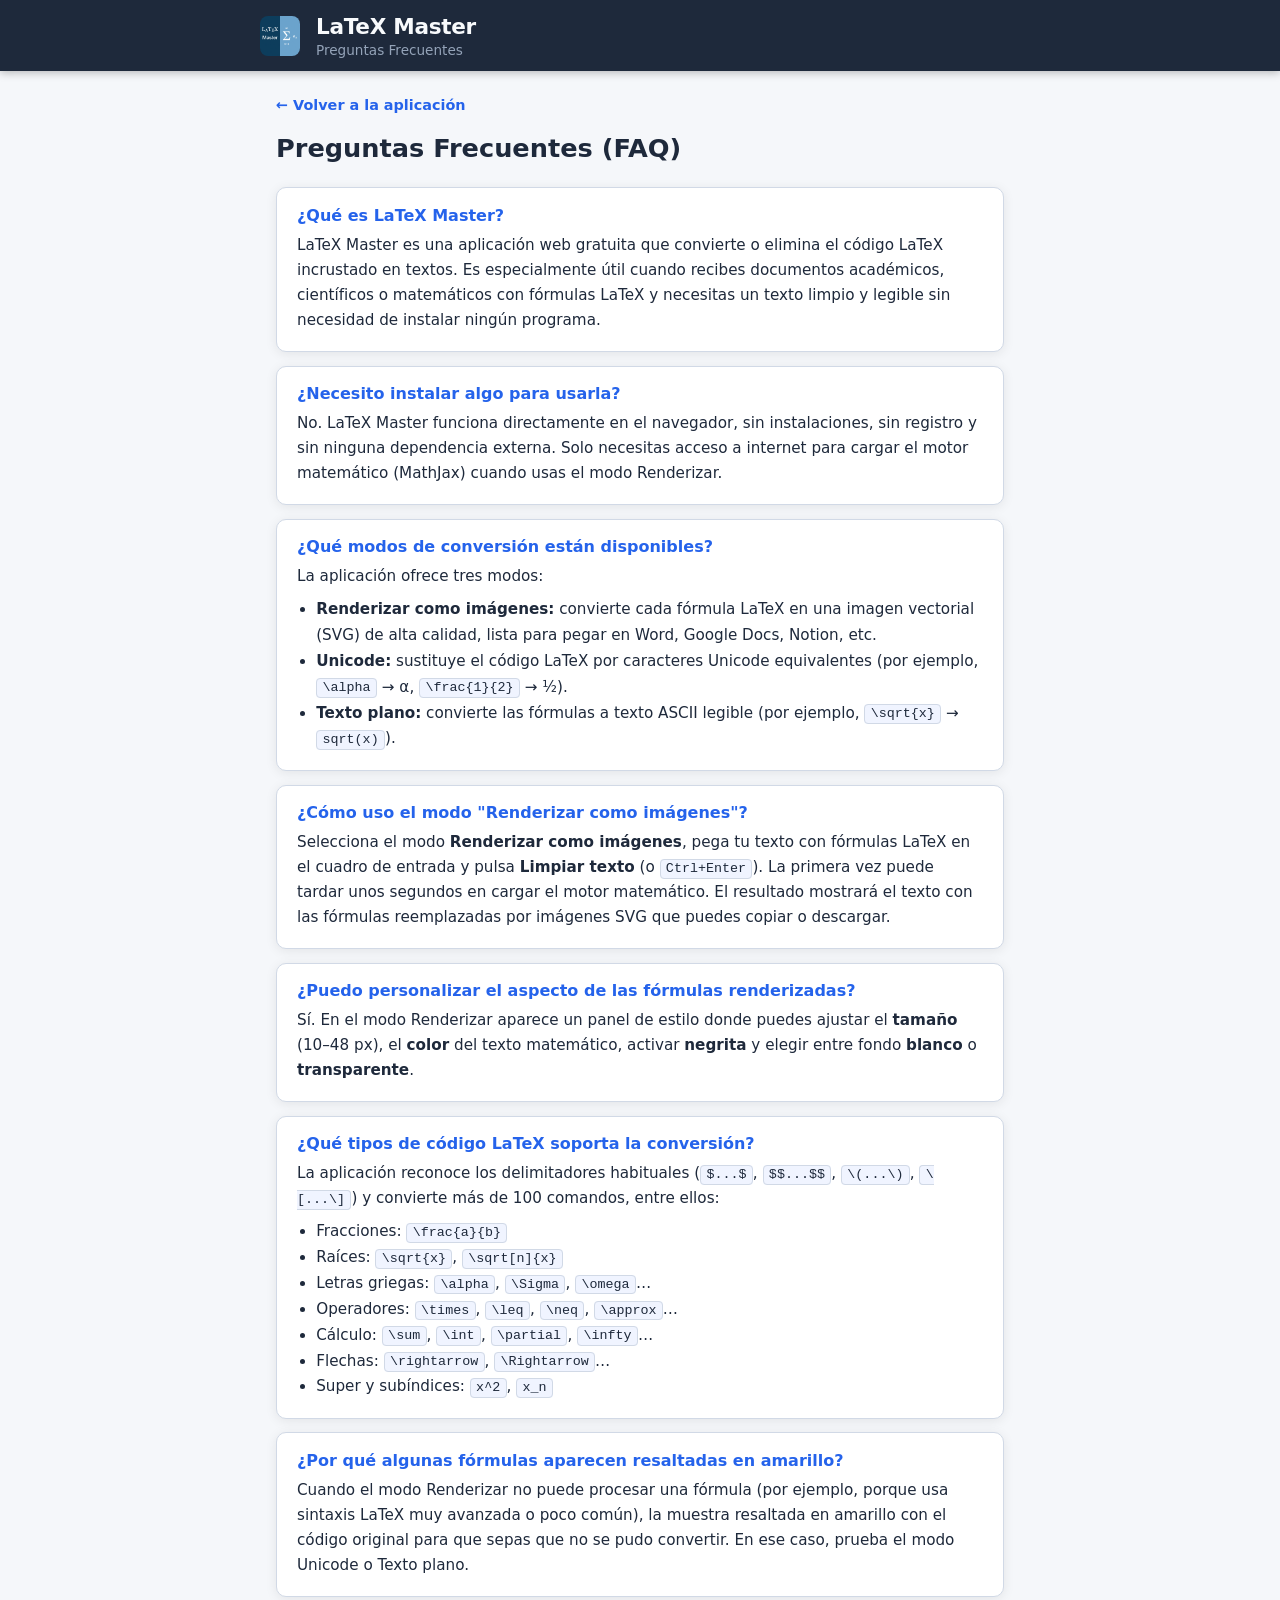
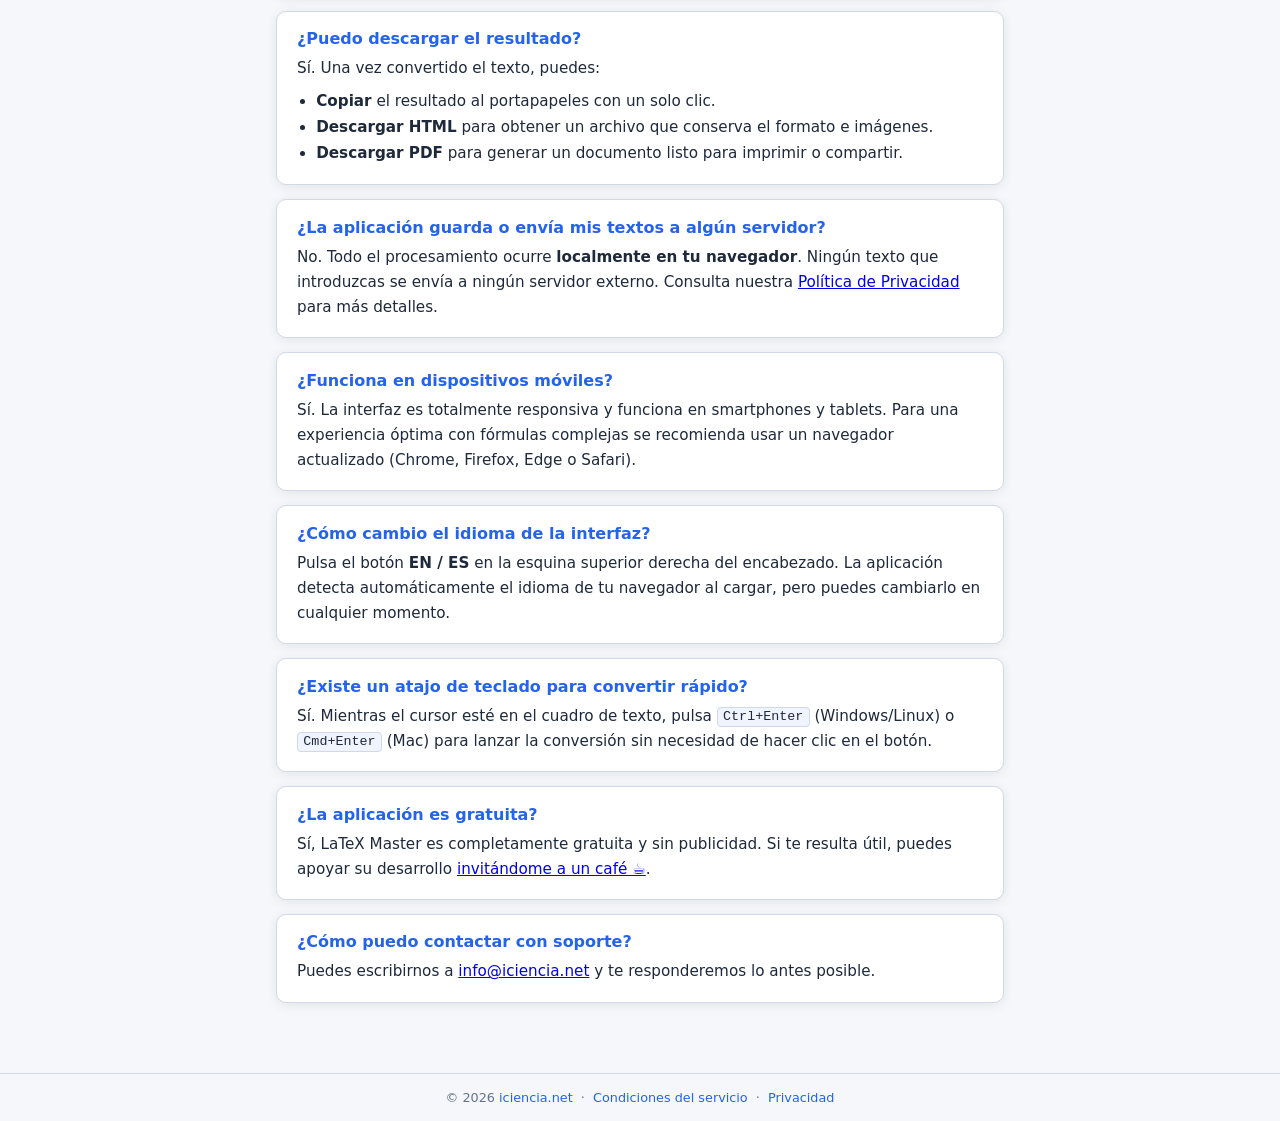
<file: faq.html>
<!DOCTYPE html>
<html lang="es">
<head>
  <meta charset="UTF-8" />
  <meta name="viewport" content="width=device-width, initial-scale=1.0" />
  <title>FAQ – LaTeX Master</title>
  <meta name="description" content="Preguntas frecuentes sobre LaTeX Master: cómo funciona, modos de conversión, privacidad y más." />
  <link rel="icon" type="image/png" sizes="32x32"  href="favicon-32.png" />
  <link rel="icon" type="image/png" sizes="128x128" href="favicon-128.png" />
  <link rel="icon" type="image/png" sizes="512x512" href="favicon.png" />
  <link rel="stylesheet" href="style.css" />
  <style>
    .page-content {
      max-width: 760px;
      margin: 1.5rem auto;
      padding: 0 1rem 2rem;
    }
    .page-content h1 {
      font-size: 1.6rem;
      font-weight: 700;
      margin-bottom: 1.5rem;
      color: var(--color-text);
    }
    .faq-item {
      background: var(--color-surface);
      border: 1px solid var(--color-border);
      border-radius: var(--radius);
      padding: 1.1rem 1.25rem;
      box-shadow: var(--shadow);
      margin-bottom: .85rem;
    }
    .faq-item h2 {
      font-size: 1rem;
      font-weight: 700;
      color: var(--color-primary);
      margin-bottom: .5rem;
    }
    .faq-item p {
      font-size: .95rem;
      line-height: 1.65;
      color: var(--color-text);
    }
    .faq-item code {
      font-family: var(--font-mono);
      background: #f0f4ff;
      border: 1px solid #d1d9e6;
      border-radius: 4px;
      padding: .1em .4em;
      font-size: .88em;
    }
    .faq-item ul {
      margin: .5rem 0 0 1.2rem;
      font-size: .95rem;
      line-height: 1.7;
    }
    .back-link {
      display: inline-block;
      margin-bottom: 1.25rem;
      color: var(--color-primary);
      font-size: .9rem;
      text-decoration: none;
      font-weight: 600;
    }
    .back-link:hover { text-decoration: underline; }
  </style>
</head>
<body>

  <header class="app-header" role="banner">
    <div class="header-inner">
      <img src="favicon.png" alt="LaTeX Master logo" class="logo" width="40" height="40" />
      <div class="header-text">
        <h1 class="app-title">LaTeX Master</h1>
        <p class="app-subtitle">Preguntas Frecuentes</p>
      </div>
    </div>
  </header>

  <main class="page-content" role="main">
    <a href="index.html" class="back-link">← Volver a la aplicación</a>
    <h1>Preguntas Frecuentes (FAQ)</h1>

    <div class="faq-item">
      <h2>¿Qué es LaTeX Master?</h2>
      <p>LaTeX Master es una aplicación web gratuita que convierte o elimina el código LaTeX incrustado en textos. Es especialmente útil cuando recibes documentos académicos, científicos o matemáticos con fórmulas LaTeX y necesitas un texto limpio y legible sin necesidad de instalar ningún programa.</p>
    </div>

    <div class="faq-item">
      <h2>¿Necesito instalar algo para usarla?</h2>
      <p>No. LaTeX Master funciona directamente en el navegador, sin instalaciones, sin registro y sin ninguna dependencia externa. Solo necesitas acceso a internet para cargar el motor matemático (MathJax) cuando usas el modo Renderizar.</p>
    </div>

    <div class="faq-item">
      <h2>¿Qué modos de conversión están disponibles?</h2>
      <p>La aplicación ofrece tres modos:</p>
      <ul>
        <li><strong>Renderizar como imágenes:</strong> convierte cada fórmula LaTeX en una imagen vectorial (SVG) de alta calidad, lista para pegar en Word, Google Docs, Notion, etc.</li>
        <li><strong>Unicode:</strong> sustituye el código LaTeX por caracteres Unicode equivalentes (por ejemplo, <code>\alpha</code> → α, <code>\frac{1}{2}</code> → ½).</li>
        <li><strong>Texto plano:</strong> convierte las fórmulas a texto ASCII legible (por ejemplo, <code>\sqrt{x}</code> → <code>sqrt(x)</code>).</li>
      </ul>
    </div>

    <div class="faq-item">
      <h2>¿Cómo uso el modo "Renderizar como imágenes"?</h2>
      <p>Selecciona el modo <strong>Renderizar como imágenes</strong>, pega tu texto con fórmulas LaTeX en el cuadro de entrada y pulsa <strong>Limpiar texto</strong> (o <code>Ctrl+Enter</code>). La primera vez puede tardar unos segundos en cargar el motor matemático. El resultado mostrará el texto con las fórmulas reemplazadas por imágenes SVG que puedes copiar o descargar.</p>
    </div>

    <div class="faq-item">
      <h2>¿Puedo personalizar el aspecto de las fórmulas renderizadas?</h2>
      <p>Sí. En el modo Renderizar aparece un panel de estilo donde puedes ajustar el <strong>tamaño</strong> (10–48 px), el <strong>color</strong> del texto matemático, activar <strong>negrita</strong> y elegir entre fondo <strong>blanco</strong> o <strong>transparente</strong>.</p>
    </div>

    <div class="faq-item">
      <h2>¿Qué tipos de código LaTeX soporta la conversión?</h2>
      <p>La aplicación reconoce los delimitadores habituales (<code>$...$</code>, <code>$$...$$</code>, <code>\(...\)</code>, <code>\[...\]</code>) y convierte más de 100 comandos, entre ellos:</p>
      <ul>
        <li>Fracciones: <code>\frac{a}{b}</code></li>
        <li>Raíces: <code>\sqrt{x}</code>, <code>\sqrt[n]{x}</code></li>
        <li>Letras griegas: <code>\alpha</code>, <code>\Sigma</code>, <code>\omega</code>…</li>
        <li>Operadores: <code>\times</code>, <code>\leq</code>, <code>\neq</code>, <code>\approx</code>…</li>
        <li>Cálculo: <code>\sum</code>, <code>\int</code>, <code>\partial</code>, <code>\infty</code>…</li>
        <li>Flechas: <code>\rightarrow</code>, <code>\Rightarrow</code>…</li>
        <li>Super y subíndices: <code>x^2</code>, <code>x_n</code></li>
      </ul>
    </div>

    <div class="faq-item">
      <h2>¿Por qué algunas fórmulas aparecen resaltadas en amarillo?</h2>
      <p>Cuando el modo Renderizar no puede procesar una fórmula (por ejemplo, porque usa sintaxis LaTeX muy avanzada o poco común), la muestra resaltada en amarillo con el código original para que sepas que no se pudo convertir. En ese caso, prueba el modo Unicode o Texto plano.</p>
    </div>

    <div class="faq-item">
      <h2>¿Puedo descargar el resultado?</h2>
      <p>Sí. Una vez convertido el texto, puedes:</p>
      <ul>
        <li><strong>Copiar</strong> el resultado al portapapeles con un solo clic.</li>
        <li><strong>Descargar HTML</strong> para obtener un archivo que conserva el formato e imágenes.</li>
        <li><strong>Descargar PDF</strong> para generar un documento listo para imprimir o compartir.</li>
      </ul>
    </div>

    <div class="faq-item">
      <h2>¿La aplicación guarda o envía mis textos a algún servidor?</h2>
      <p>No. Todo el procesamiento ocurre <strong>localmente en tu navegador</strong>. Ningún texto que introduzcas se envía a ningún servidor externo. Consulta nuestra <a href="privacy.html">Política de Privacidad</a> para más detalles.</p>
    </div>

    <div class="faq-item">
      <h2>¿Funciona en dispositivos móviles?</h2>
      <p>Sí. La interfaz es totalmente responsiva y funciona en smartphones y tablets. Para una experiencia óptima con fórmulas complejas se recomienda usar un navegador actualizado (Chrome, Firefox, Edge o Safari).</p>
    </div>

    <div class="faq-item">
      <h2>¿Cómo cambio el idioma de la interfaz?</h2>
      <p>Pulsa el botón <strong>EN / ES</strong> en la esquina superior derecha del encabezado. La aplicación detecta automáticamente el idioma de tu navegador al cargar, pero puedes cambiarlo en cualquier momento.</p>
    </div>

    <div class="faq-item">
      <h2>¿Existe un atajo de teclado para convertir rápido?</h2>
      <p>Sí. Mientras el cursor esté en el cuadro de texto, pulsa <code>Ctrl+Enter</code> (Windows/Linux) o <code>Cmd+Enter</code> (Mac) para lanzar la conversión sin necesidad de hacer clic en el botón.</p>
    </div>

    <div class="faq-item">
      <h2>¿La aplicación es gratuita?</h2>
      <p>Sí, LaTeX Master es completamente gratuita y sin publicidad. Si te resulta útil, puedes apoyar su desarrollo <a href="https://buymeacoffee.com/iciencia" target="_blank" rel="noopener noreferrer">invitándome a un café ☕</a>.</p>
    </div>

    <div class="faq-item">
      <h2>¿Cómo puedo contactar con soporte?</h2>
      <p>Puedes escribirnos a <a href="mailto:info@iciencia.net">info@iciencia.net</a> y te responderemos lo antes posible.</p>
    </div>

  </main>

  <footer class="app-footer" role="contentinfo">
    <p>&copy; <script>document.write(new Date().getFullYear())</script> <a href="https://iciencia.net" target="_blank" rel="noopener noreferrer">iciencia.net</a>
    &nbsp;·&nbsp; <a href="terms.html">Condiciones del servicio</a>
    &nbsp;·&nbsp; <a href="privacy.html">Privacidad</a></p>
  </footer>

</body>
</html>
</file>
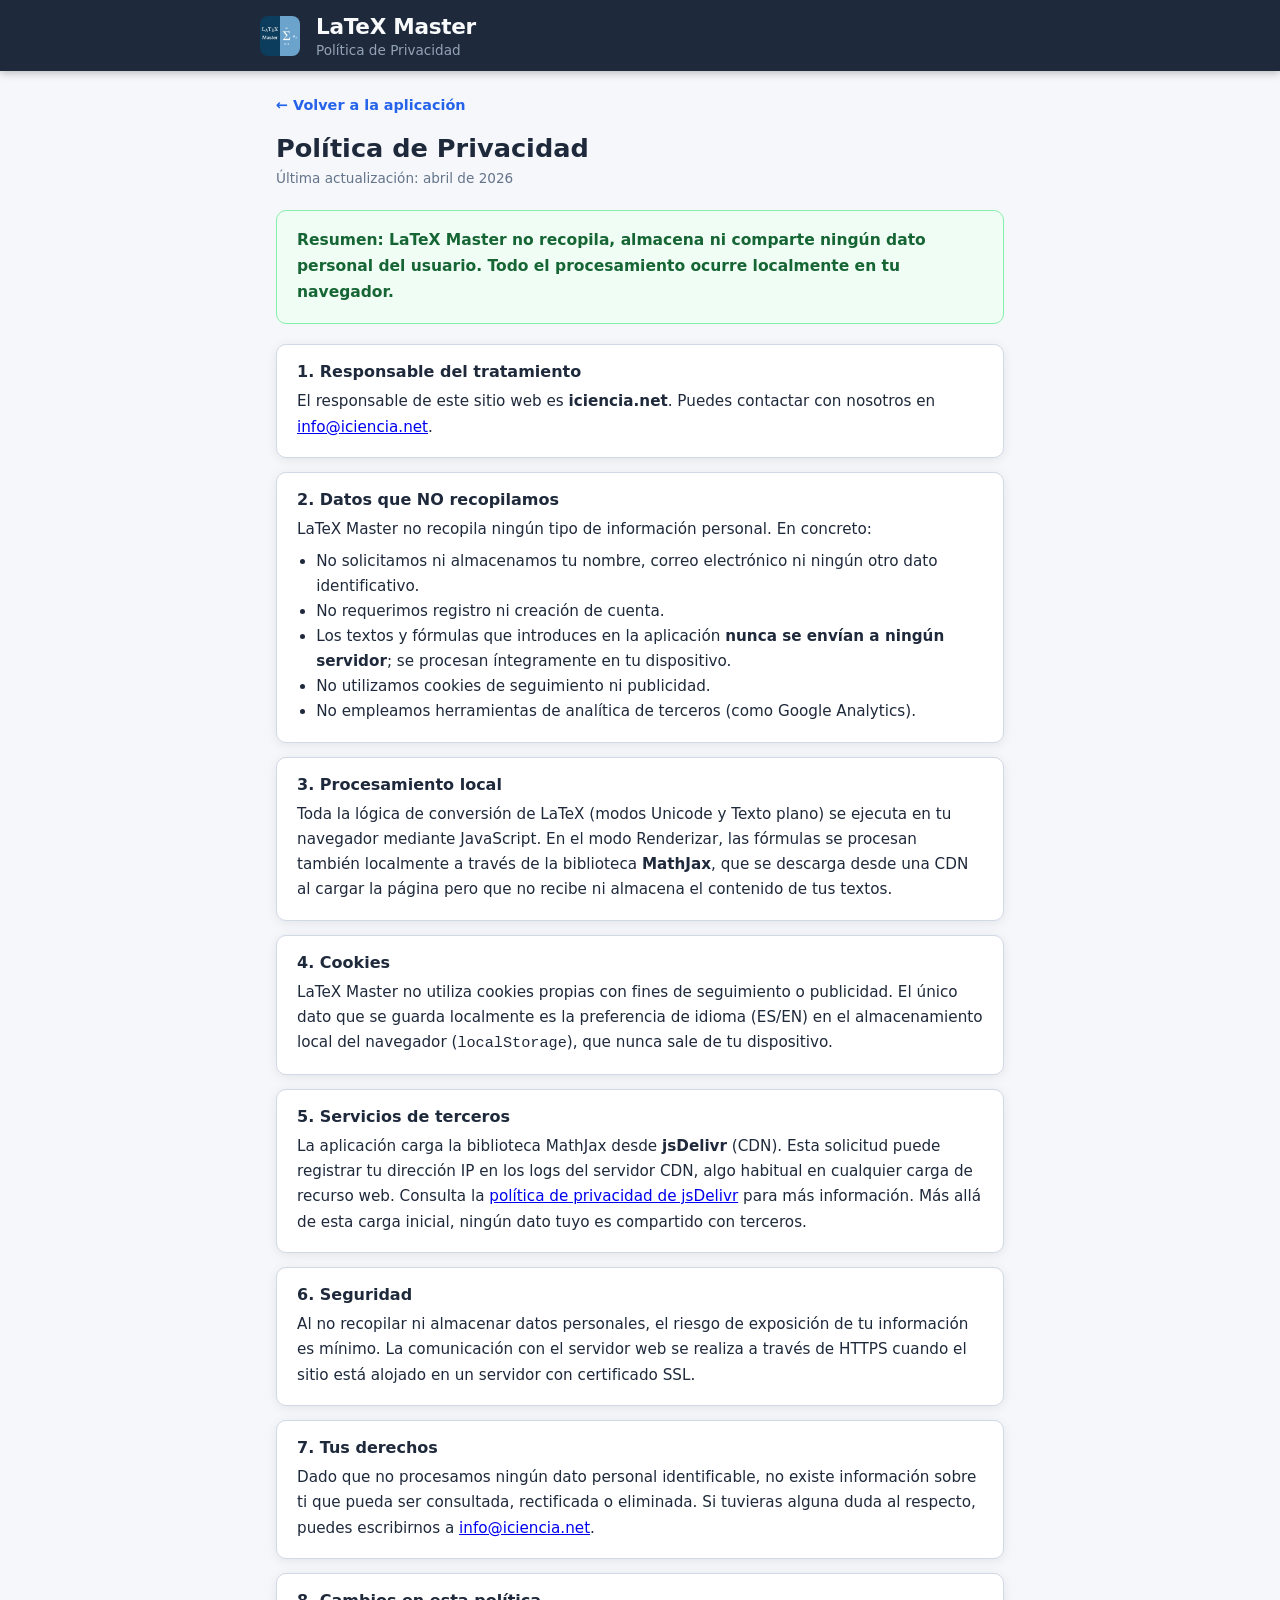
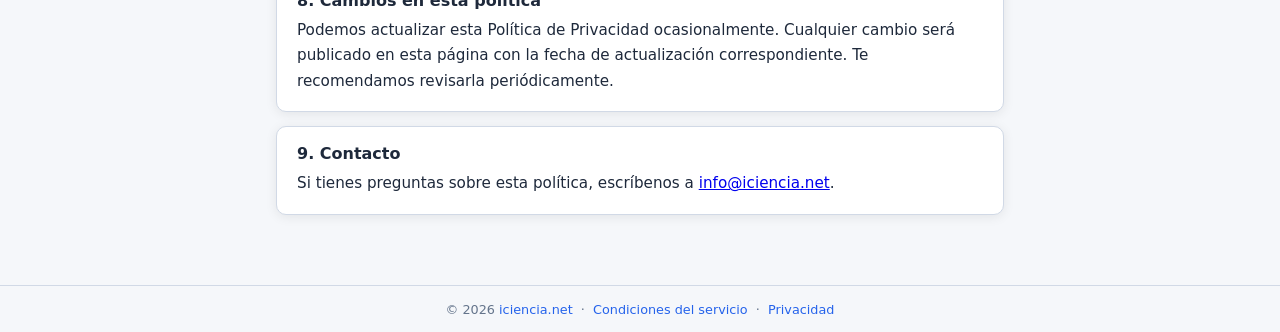
<file: privacy.html>
<!DOCTYPE html>
<html lang="es">
<head>
  <meta charset="UTF-8" />
  <meta name="viewport" content="width=device-width, initial-scale=1.0" />
  <title>Política de Privacidad – LaTeX Master</title>
  <meta name="description" content="Política de privacidad de LaTeX Master. No recopilamos ningún dato personal del usuario." />
  <link rel="icon" type="image/png" sizes="32x32"  href="favicon-32.png" />
  <link rel="icon" type="image/png" sizes="128x128" href="favicon-128.png" />
  <link rel="icon" type="image/png" sizes="512x512" href="favicon.png" />
  <link rel="stylesheet" href="style.css" />
  <style>
    .page-content {
      max-width: 760px;
      margin: 1.5rem auto;
      padding: 0 1rem 2rem;
    }
    .page-content h1 {
      font-size: 1.6rem;
      font-weight: 700;
      margin-bottom: .4rem;
      color: var(--color-text);
    }
    .page-content .updated {
      font-size: .85rem;
      color: var(--color-muted);
      margin-bottom: 1.5rem;
    }
    .highlight-card {
      background: #f0fdf4;
      border: 1.5px solid #86efac;
      border-radius: var(--radius);
      padding: 1.1rem 1.25rem;
      margin-bottom: 1.25rem;
      font-size: .97rem;
      line-height: 1.65;
      color: #166534;
      font-weight: 600;
    }
    .section-card {
      background: var(--color-surface);
      border: 1px solid var(--color-border);
      border-radius: var(--radius);
      padding: 1.1rem 1.25rem;
      box-shadow: var(--shadow);
      margin-bottom: .85rem;
    }
    .section-card h2 {
      font-size: 1rem;
      font-weight: 700;
      color: var(--color-text);
      margin-bottom: .5rem;
    }
    .section-card p, .section-card li {
      font-size: .95rem;
      line-height: 1.65;
      color: var(--color-text);
    }
    .section-card ul {
      margin: .4rem 0 0 1.2rem;
    }
    .back-link {
      display: inline-block;
      margin-bottom: 1.25rem;
      color: var(--color-primary);
      font-size: .9rem;
      text-decoration: none;
      font-weight: 600;
    }
    .back-link:hover { text-decoration: underline; }
  </style>
</head>
<body>

  <header class="app-header" role="banner">
    <div class="header-inner">
      <img src="favicon.png" alt="LaTeX Master logo" class="logo" width="40" height="40" />
      <div class="header-text">
        <h1 class="app-title">LaTeX Master</h1>
        <p class="app-subtitle">Política de Privacidad</p>
      </div>
    </div>
  </header>

  <main class="page-content" role="main">
    <a href="index.html" class="back-link">← Volver a la aplicación</a>
    <h1>Política de Privacidad</h1>
    <p class="updated">Última actualización: abril de 2026</p>

    <div class="highlight-card">
      Resumen: LaTeX Master no recopila, almacena ni comparte ningún dato personal del usuario. Todo el procesamiento ocurre localmente en tu navegador.
    </div>

    <div class="section-card">
      <h2>1. Responsable del tratamiento</h2>
      <p>El responsable de este sitio web es <strong>iciencia.net</strong>. Puedes contactar con nosotros en <a href="mailto:info@iciencia.net">info@iciencia.net</a>.</p>
    </div>

    <div class="section-card">
      <h2>2. Datos que NO recopilamos</h2>
      <p>LaTeX Master no recopila ningún tipo de información personal. En concreto:</p>
      <ul>
        <li>No solicitamos ni almacenamos tu nombre, correo electrónico ni ningún otro dato identificativo.</li>
        <li>No requerimos registro ni creación de cuenta.</li>
        <li>Los textos y fórmulas que introduces en la aplicación <strong>nunca se envían a ningún servidor</strong>; se procesan íntegramente en tu dispositivo.</li>
        <li>No utilizamos cookies de seguimiento ni publicidad.</li>
        <li>No empleamos herramientas de analítica de terceros (como Google Analytics).</li>
      </ul>
    </div>

    <div class="section-card">
      <h2>3. Procesamiento local</h2>
      <p>Toda la lógica de conversión de LaTeX (modos Unicode y Texto plano) se ejecuta en tu navegador mediante JavaScript. En el modo Renderizar, las fórmulas se procesan también localmente a través de la biblioteca <strong>MathJax</strong>, que se descarga desde una CDN al cargar la página pero que no recibe ni almacena el contenido de tus textos.</p>
    </div>

    <div class="section-card">
      <h2>4. Cookies</h2>
      <p>LaTeX Master no utiliza cookies propias con fines de seguimiento o publicidad. El único dato que se guarda localmente es la preferencia de idioma (ES/EN) en el almacenamiento local del navegador (<code>localStorage</code>), que nunca sale de tu dispositivo.</p>
    </div>

    <div class="section-card">
      <h2>5. Servicios de terceros</h2>
      <p>La aplicación carga la biblioteca MathJax desde <strong>jsDelivr</strong> (CDN). Esta solicitud puede registrar tu dirección IP en los logs del servidor CDN, algo habitual en cualquier carga de recurso web. Consulta la <a href="https://www.jsdelivr.com/terms/privacy-policy-jsdelivr-net" target="_blank" rel="noopener noreferrer">política de privacidad de jsDelivr</a> para más información. Más allá de esta carga inicial, ningún dato tuyo es compartido con terceros.</p>
    </div>

    <div class="section-card">
      <h2>6. Seguridad</h2>
      <p>Al no recopilar ni almacenar datos personales, el riesgo de exposición de tu información es mínimo. La comunicación con el servidor web se realiza a través de HTTPS cuando el sitio está alojado en un servidor con certificado SSL.</p>
    </div>

    <div class="section-card">
      <h2>7. Tus derechos</h2>
      <p>Dado que no procesamos ningún dato personal identificable, no existe información sobre ti que pueda ser consultada, rectificada o eliminada. Si tuvieras alguna duda al respecto, puedes escribirnos a <a href="mailto:info@iciencia.net">info@iciencia.net</a>.</p>
    </div>

    <div class="section-card">
      <h2>8. Cambios en esta política</h2>
      <p>Podemos actualizar esta Política de Privacidad ocasionalmente. Cualquier cambio será publicado en esta página con la fecha de actualización correspondiente. Te recomendamos revisarla periódicamente.</p>
    </div>

    <div class="section-card">
      <h2>9. Contacto</h2>
      <p>Si tienes preguntas sobre esta política, escríbenos a <a href="mailto:info@iciencia.net">info@iciencia.net</a>.</p>
    </div>

  </main>

  <footer class="app-footer" role="contentinfo">
    <p>&copy; <script>document.write(new Date().getFullYear())</script> <a href="https://iciencia.net" target="_blank" rel="noopener noreferrer">iciencia.net</a>
    &nbsp;·&nbsp; <a href="terms.html">Condiciones del servicio</a>
    &nbsp;·&nbsp; <a href="privacy.html">Privacidad</a></p>
  </footer>

</body>
</html>
</file>
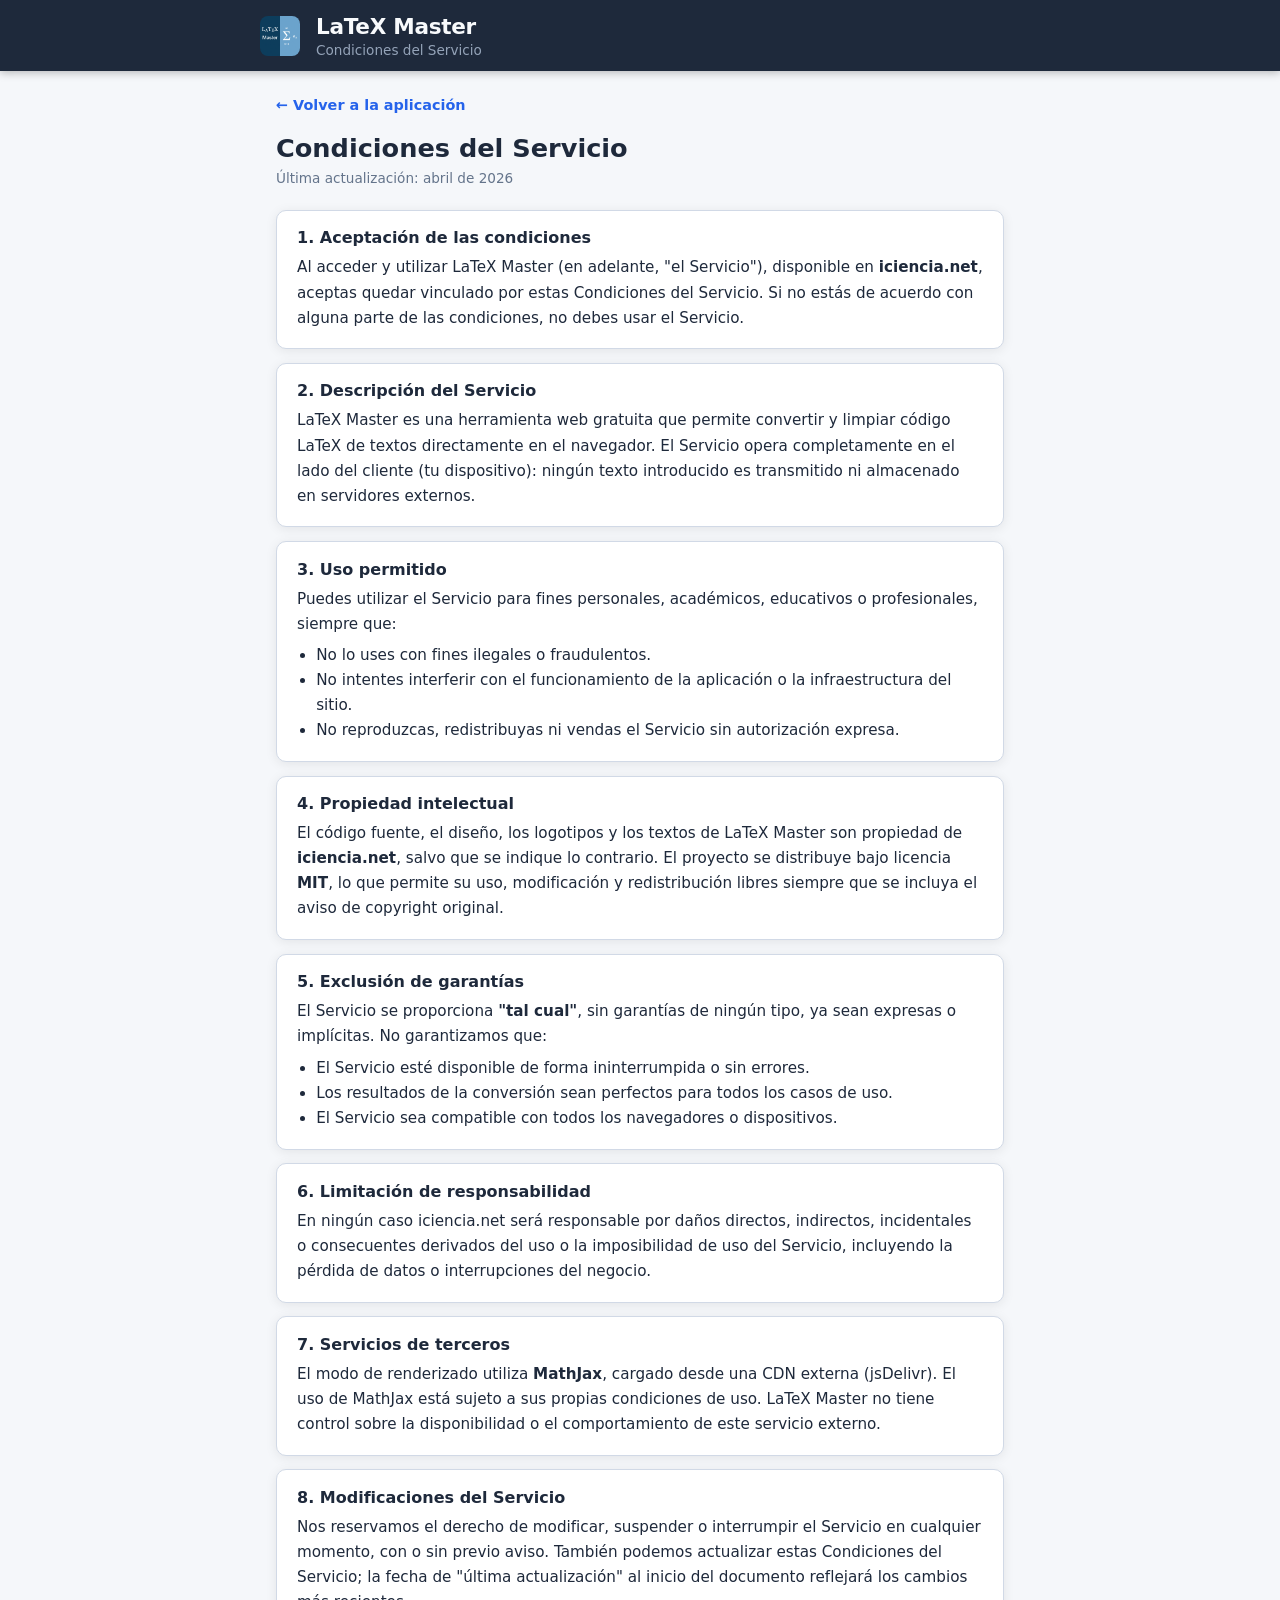
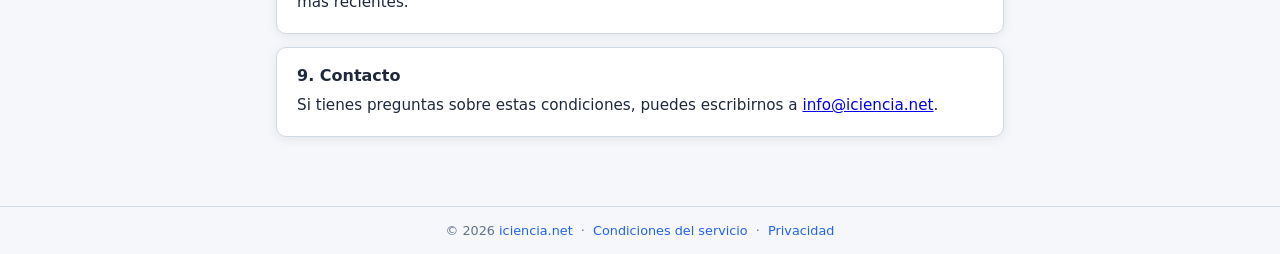
<file: terms.html>
<!DOCTYPE html>
<html lang="es">
<head>
  <meta charset="UTF-8" />
  <meta name="viewport" content="width=device-width, initial-scale=1.0" />
  <title>Condiciones del Servicio – LaTeX Master</title>
  <meta name="description" content="Condiciones del servicio de LaTeX Master. Uso permitido, limitaciones y responsabilidades." />
  <link rel="icon" type="image/png" sizes="32x32"  href="favicon-32.png" />
  <link rel="icon" type="image/png" sizes="128x128" href="favicon-128.png" />
  <link rel="icon" type="image/png" sizes="512x512" href="favicon.png" />
  <link rel="stylesheet" href="style.css" />
  <style>
    .page-content {
      max-width: 760px;
      margin: 1.5rem auto;
      padding: 0 1rem 2rem;
    }
    .page-content h1 {
      font-size: 1.6rem;
      font-weight: 700;
      margin-bottom: .4rem;
      color: var(--color-text);
    }
    .page-content .updated {
      font-size: .85rem;
      color: var(--color-muted);
      margin-bottom: 1.5rem;
    }
    .section-card {
      background: var(--color-surface);
      border: 1px solid var(--color-border);
      border-radius: var(--radius);
      padding: 1.1rem 1.25rem;
      box-shadow: var(--shadow);
      margin-bottom: .85rem;
    }
    .section-card h2 {
      font-size: 1rem;
      font-weight: 700;
      color: var(--color-text);
      margin-bottom: .5rem;
    }
    .section-card p, .section-card li {
      font-size: .95rem;
      line-height: 1.65;
      color: var(--color-text);
    }
    .section-card ul {
      margin: .4rem 0 0 1.2rem;
    }
    .back-link {
      display: inline-block;
      margin-bottom: 1.25rem;
      color: var(--color-primary);
      font-size: .9rem;
      text-decoration: none;
      font-weight: 600;
    }
    .back-link:hover { text-decoration: underline; }
  </style>
</head>
<body>

  <header class="app-header" role="banner">
    <div class="header-inner">
      <img src="favicon.png" alt="LaTeX Master logo" class="logo" width="40" height="40" />
      <div class="header-text">
        <h1 class="app-title">LaTeX Master</h1>
        <p class="app-subtitle">Condiciones del Servicio</p>
      </div>
    </div>
  </header>

  <main class="page-content" role="main">
    <a href="index.html" class="back-link">← Volver a la aplicación</a>
    <h1>Condiciones del Servicio</h1>
    <p class="updated">Última actualización: abril de 2026</p>

    <div class="section-card">
      <h2>1. Aceptación de las condiciones</h2>
      <p>Al acceder y utilizar LaTeX Master (en adelante, "el Servicio"), disponible en <strong>iciencia.net</strong>, aceptas quedar vinculado por estas Condiciones del Servicio. Si no estás de acuerdo con alguna parte de las condiciones, no debes usar el Servicio.</p>
    </div>

    <div class="section-card">
      <h2>2. Descripción del Servicio</h2>
      <p>LaTeX Master es una herramienta web gratuita que permite convertir y limpiar código LaTeX de textos directamente en el navegador. El Servicio opera completamente en el lado del cliente (tu dispositivo): ningún texto introducido es transmitido ni almacenado en servidores externos.</p>
    </div>

    <div class="section-card">
      <h2>3. Uso permitido</h2>
      <p>Puedes utilizar el Servicio para fines personales, académicos, educativos o profesionales, siempre que:</p>
      <ul>
        <li>No lo uses con fines ilegales o fraudulentos.</li>
        <li>No intentes interferir con el funcionamiento de la aplicación o la infraestructura del sitio.</li>
        <li>No reproduzcas, redistribuyas ni vendas el Servicio sin autorización expresa.</li>
      </ul>
    </div>

    <div class="section-card">
      <h2>4. Propiedad intelectual</h2>
      <p>El código fuente, el diseño, los logotipos y los textos de LaTeX Master son propiedad de <strong>iciencia.net</strong>, salvo que se indique lo contrario. El proyecto se distribuye bajo licencia <strong>MIT</strong>, lo que permite su uso, modificación y redistribución libres siempre que se incluya el aviso de copyright original.</p>
    </div>

    <div class="section-card">
      <h2>5. Exclusión de garantías</h2>
      <p>El Servicio se proporciona <strong>"tal cual"</strong>, sin garantías de ningún tipo, ya sean expresas o implícitas. No garantizamos que:</p>
      <ul>
        <li>El Servicio esté disponible de forma ininterrumpida o sin errores.</li>
        <li>Los resultados de la conversión sean perfectos para todos los casos de uso.</li>
        <li>El Servicio sea compatible con todos los navegadores o dispositivos.</li>
      </ul>
    </div>

    <div class="section-card">
      <h2>6. Limitación de responsabilidad</h2>
      <p>En ningún caso iciencia.net será responsable por daños directos, indirectos, incidentales o consecuentes derivados del uso o la imposibilidad de uso del Servicio, incluyendo la pérdida de datos o interrupciones del negocio.</p>
    </div>

    <div class="section-card">
      <h2>7. Servicios de terceros</h2>
      <p>El modo de renderizado utiliza <strong>MathJax</strong>, cargado desde una CDN externa (jsDelivr). El uso de MathJax está sujeto a sus propias condiciones de uso. LaTeX Master no tiene control sobre la disponibilidad o el comportamiento de este servicio externo.</p>
    </div>

    <div class="section-card">
      <h2>8. Modificaciones del Servicio</h2>
      <p>Nos reservamos el derecho de modificar, suspender o interrumpir el Servicio en cualquier momento, con o sin previo aviso. También podemos actualizar estas Condiciones del Servicio; la fecha de "última actualización" al inicio del documento reflejará los cambios más recientes.</p>
    </div>

    <div class="section-card">
      <h2>9. Contacto</h2>
      <p>Si tienes preguntas sobre estas condiciones, puedes escribirnos a <a href="mailto:info@iciencia.net">info@iciencia.net</a>.</p>
    </div>

  </main>

  <footer class="app-footer" role="contentinfo">
    <p>&copy; <script>document.write(new Date().getFullYear())</script> <a href="https://iciencia.net" target="_blank" rel="noopener noreferrer">iciencia.net</a>
    &nbsp;·&nbsp; <a href="terms.html">Condiciones del servicio</a>
    &nbsp;·&nbsp; <a href="privacy.html">Privacidad</a></p>
  </footer>

</body>
</html>
</file>
<file: style.css>
/* ============================================================
   LaTeX Master – Stylesheet
   Vanilla CSS, no external dependencies
   ============================================================ */

/* ---------- Reset & base ---------- */
*, *::before, *::after {
  box-sizing: border-box;
  margin: 0;
  padding: 0;
}

:root {
  --color-bg:        #f5f7fa;
  --color-surface:   #ffffff;
  --color-border:    #d1d9e6;
  --color-primary:   #2563eb;
  --color-primary-h: #1d4ed8;
  --color-secondary: #64748b;
  --color-secondary-h: #475569;
  --color-text:      #1e293b;
  --color-muted:     #64748b;
  --color-success:   #16a34a;
  --color-header-bg: #1e293b;
  --color-header-fg: #f8fafc;
  --radius:          10px;
  --shadow:          0 2px 12px rgba(0,0,0,.08);
  --font-main:       'Segoe UI', system-ui, -apple-system, sans-serif;
  --font-mono:       'Consolas', 'Cascadia Code', 'Fira Mono', monospace;
  --transition:      .18s ease;
}

html { font-size: 16px; }

body {
  font-family: var(--font-main);
  background: var(--color-bg);
  color: var(--color-text);
  min-height: 100vh;
  display: flex;
  flex-direction: column;
}

/* ---------- Accessibility ---------- */
.sr-only {
  position: absolute;
  width: 1px; height: 1px;
  padding: 0; margin: -1px;
  overflow: hidden;
  clip: rect(0,0,0,0);
  white-space: nowrap;
  border: 0;
}

:focus-visible {
  outline: 3px solid var(--color-primary);
  outline-offset: 2px;
  border-radius: 4px;
}

/* ---------- Header ---------- */
.app-header {
  background: var(--color-header-bg);
  color: var(--color-header-fg);
  padding: .85rem 1.25rem;
  box-shadow: 0 2px 8px rgba(0,0,0,.25);
}

.header-inner {
  max-width: 760px;
  margin: 0 auto;
  display: flex;
  align-items: center;
  gap: 1rem;
}

.logo {
  flex-shrink: 0;
  border-radius: 8px;
}

.header-text { flex: 1; }

.app-title {
  font-size: 1.35rem;
  font-weight: 700;
  line-height: 1.2;
  letter-spacing: -.3px;
}

.app-subtitle {
  font-size: .85rem;
  color: #94a3b8;
  margin-top: .15rem;
}

/* Language toggle */
.lang-btn {
  background: rgba(255,255,255,.12);
  color: var(--color-header-fg);
  border: 1px solid rgba(255,255,255,.25);
  border-radius: 6px;
  padding: .35rem .75rem;
  font-size: .8rem;
  font-weight: 600;
  cursor: pointer;
  transition: background var(--transition);
  white-space: nowrap;
}
.lang-btn:hover { background: rgba(255,255,255,.22); }

/* ---------- Main layout ---------- */
.container {
  max-width: 760px;
  width: 100%;
  margin: 1.5rem auto;
  padding: 0 1rem;
  flex: 1;
  display: flex;
  flex-direction: column;
  gap: 1rem;
}

/* ---------- Hero / intro section ---------- */
.hero-section {
  background: var(--color-surface);
  border: 1px solid var(--color-border);
  border-left: 4px solid var(--color-primary);
  border-radius: var(--radius);
  padding: 1.1rem 1.25rem;
  box-shadow: var(--shadow);
  display: flex;
  flex-direction: column;
  gap: .9rem;
}

.hero-desc {
  font-size: .97rem;
  line-height: 1.65;
  color: var(--color-text);
}

.hero-desc code {
  font-family: var(--font-mono);
  background: #f0f4ff;
  border: 1px solid #d1d9e6;
  border-radius: 4px;
  padding: .05em .35em;
  font-size: .9em;
}

.hero-example {
  display: flex;
  align-items: center;
  gap: .75rem;
  flex-wrap: wrap;
}

.hero-col {
  flex: 1;
  min-width: 170px;
  display: flex;
  flex-direction: column;
  gap: .4rem;
}

.hero-tag {
  font-size: .68rem;
  font-weight: 700;
  text-transform: uppercase;
  letter-spacing: .08em;
  padding: .15rem .5rem;
  border-radius: 4px;
  align-self: flex-start;
}

.hero-tag--before {
  background: #fef3c7;
  color: #92400e;
}

.hero-tag--after {
  background: #dcfce7;
  color: #166534;
}

.hero-code {
  font-family: var(--font-mono);
  font-size: .82rem;
  background: #f8fafc;
  border: 1px solid var(--color-border);
  border-radius: 6px;
  padding: .5rem .75rem;
  line-height: 1.55;
  color: var(--color-text);
  word-break: break-all;
}

.hero-code--result {
  background: #f0fdf4;
  border-color: #86efac;
  color: #166534;
}

.hero-arrow {
  font-size: 1.4rem;
  color: var(--color-primary);
  font-weight: 700;
  flex-shrink: 0;
}

/* ---------- Mode selector ---------- */
.mode-fieldset {
  border: none;
  display: flex;
  gap: .6rem 1.5rem;
  flex-wrap: nowrap;   /* always single line on desktop */
  overflow-x: auto;    /* safety scroll if viewport very narrow */
}

.mode-label {
  display: flex;
  align-items: flex-start;
  gap: .45rem;
  font-size: .92rem;
  cursor: pointer;
  user-select: none;
  white-space: nowrap;
}

.mode-label input[type="radio"] {
  accent-color: var(--color-primary);
  width: 1rem;
  height: 1rem;
  cursor: pointer;
  margin-top: .15rem;
  flex-shrink: 0;
}

.mode-label-text {
  display: flex;
  flex-direction: column;
  gap: .1rem;
  white-space: normal; /* description can wrap inside its column */
}

.mode-desc {
  font-size: .78rem;
  color: var(--color-muted);
  font-weight: 400;
  line-height: 1.3;
}

/* ---------- Two-column panels layout ---------- */
.panels-row {
  display: flex;
  gap: 1rem;
  align-items: stretch;
}

.panels-row > .panel {
  flex: 1;
  min-width: 0;  /* prevent flex overflow */
}

/* textarea and output box grow to fill panel height */
.panels-row > .panel > .text-area {
  flex: 1;
  min-height: 220px;
}

.panels-row > .panel > .output-box {
  flex: 1;
  min-height: 120px;
}

/* ---------- Formula style panel ---------- */
.formula-style-panel {
  background: var(--color-surface);
  border: 1px solid var(--color-border);
  border-radius: var(--radius);
  padding: .65rem 1rem;
  box-shadow: var(--shadow);
  display: flex;
  align-items: center;
  gap: 1.1rem;
  flex-wrap: wrap;
}
.formula-style-panel[hidden] { display: none; }

.style-label {
  font-size: .8rem;
  font-weight: 700;
  text-transform: uppercase;
  letter-spacing: .05em;
  color: var(--color-muted);
  white-space: nowrap;
}

.style-control {
  display: flex;
  align-items: center;
  gap: .4rem;
  font-size: .875rem;
  color: var(--color-text);
  cursor: pointer;
}
.style-control--check { gap: .35rem; }

.style-control input[type="number"] {
  width: 3.5rem;
  padding: .25rem .4rem;
  border: 1px solid var(--color-border);
  border-radius: 5px;
  font-size: .875rem;
  text-align: center;
  color: var(--color-text);
  background: #fafbfc;
}
.style-control input[type="number"]:focus {
  border-color: var(--color-primary);
  outline: none;
}

.style-control input[type="color"] {
  width: 2rem; height: 1.75rem;
  padding: 0;
  border: 1px solid var(--color-border);
  border-radius: 5px;
  cursor: pointer;
  background: none;
}

.style-control input[type="checkbox"] {
  accent-color: var(--color-primary);
  width: 1rem; height: 1rem;
  cursor: pointer;
}

.style-control select {
  padding: .25rem .4rem;
  border: 1px solid var(--color-border);
  border-radius: 5px;
  font-size: .875rem;
  color: var(--color-text);
  background: #fafbfc;
  cursor: pointer;
}

.style-unit {
  font-size: .78rem;
  color: var(--color-muted);
  min-width: 2.5rem;
}

/* ---------- Panels ---------- */
.panel {
  background: var(--color-surface);
  border: 1px solid var(--color-border);
  border-radius: var(--radius);
  padding: 1rem;
  box-shadow: var(--shadow);
  display: flex;
  flex-direction: column;
  gap: .75rem;
}

/* ---------- Input area (contenteditable) ---------- */
.text-area {
  width: 100%;
  min-height: 160px;
  font-family: var(--font-mono);
  font-size: .9rem;
  line-height: 1.55;
  border: 1px solid var(--color-border);
  border-radius: 7px;
  padding: .7rem .85rem;
  color: var(--color-text);
  background: #fafbfc;
  overflow-y: auto;
  white-space: pre-wrap;
  word-break: break-word;
  transition: border-color var(--transition), box-shadow var(--transition);
}
.text-area:focus {
  border-color: var(--color-primary);
  box-shadow: 0 0 0 3px rgba(37,99,235,.15);
  outline: none;
  background: #fff;
}
/* Placeholder for contenteditable */
.text-area[contenteditable]:empty::before {
  content: attr(data-placeholder);
  color: var(--color-muted);
  pointer-events: none;
  display: block;
  font-style: italic;
}

/* ---------- Output box ---------- */
.output-box {
  min-height: 80px;
  font-family: var(--font-main);
  font-size: .95rem;
  line-height: 1.8;
  word-break: break-word;
  background: #f8fafc;
  border: 1px solid var(--color-border);
  border-radius: 7px;
  padding: .9rem 1rem;
  color: var(--color-text);
  overflow-x: auto;
}
/* Preserve rich formatting */
.output-box b, .output-box strong { font-weight: 700; }
.output-box i, .output-box em     { font-style: italic; }
.output-box u                      { text-decoration: underline; }
.output-box s                      { text-decoration: line-through; }
.output-box p, .output-box div     { margin: .25em 0; }

/* Formula images (PNG rendered) */
.fml-img--inline {
  display: inline-block;
  vertical-align: middle;
  max-width: 100%;
}
.fml-img--block {
  display: block;
  margin: .8em auto;
  max-width: 100%;
}

/* Fórmulas que no se pudieron renderizar */
.latex-fallback {
  background: #fef3c7;
  border: 1px solid #fcd34d;
  border-radius: 4px;
  padding: .1em .35em;
  font-family: var(--font-mono);
  font-size: .85em;
  color: #92400e;
}

/* Loading indicator */
.loading-msg {
  display: flex;
  align-items: center;
  gap: .65rem;
  color: var(--color-muted);
  font-style: italic;
  font-size: .9rem;
  padding: .4rem 0;
}
.loading-spinner {
  flex-shrink: 0;
  width: 1.1rem; height: 1.1rem;
  border: 2px solid var(--color-border);
  border-top-color: var(--color-primary);
  border-radius: 50%;
  animation: spin .7s linear infinite;
}
@keyframes spin { to { transform: rotate(360deg); } }

.output-box.empty {
  color: var(--color-muted);
  font-style: italic;
}

/* ---------- Output action buttons ---------- */
.output-actions {
  display: flex;
  gap: .6rem;
  flex-wrap: wrap;
}

.result-label {
  font-size: .8rem;
  font-weight: 600;
  text-transform: uppercase;
  letter-spacing: .05em;
  color: var(--color-muted);
}

/* ---------- Buttons ---------- */
.btn {
  align-self: flex-start;
  border: none;
  border-radius: 7px;
  padding: .55rem 1.25rem;
  font-size: .92rem;
  font-weight: 600;
  cursor: pointer;
  transition: background var(--transition), transform var(--transition), opacity var(--transition);
}

.btn:active { transform: scale(.97); }

.btn-primary {
  background: var(--color-primary);
  color: #fff;
}
.btn-primary:hover { background: var(--color-primary-h); }

.btn-secondary {
  background: var(--color-secondary);
  color: #fff;
}
.btn-secondary:hover:not(:disabled) { background: var(--color-secondary-h); }
.btn-secondary:disabled {
  opacity: .45;
  cursor: not-allowed;
}

.btn.copied {
  background: var(--color-success);
}

.btn-outline {
  background: transparent;
  color: var(--color-secondary);
  border: 1.5px solid var(--color-border);
}
.btn-outline:hover:not(:disabled) {
  background: var(--color-bg);
  border-color: var(--color-secondary);
}
.btn-outline:disabled { opacity: .4; cursor: not-allowed; }

/* ---------- Help panel ---------- */
.help-panel {
  background: var(--color-surface);
  border: 1px solid var(--color-border);
  border-radius: var(--radius);
  padding: 1rem 1.25rem;
  box-shadow: var(--shadow);
}

.help-heading {
  font-size: .92rem;
  font-weight: 700;
  margin-bottom: .6rem;
  color: var(--color-muted);
  text-transform: uppercase;
  letter-spacing: .05em;
}

.help-links {
  list-style: none;
  display: flex;
  flex-wrap: wrap;
  gap: .5rem 1.25rem;
}

.help-links a {
  font-size: .9rem;
  color: var(--color-primary);
  text-decoration: none;
  transition: color var(--transition);
}
.help-links a:hover { color: var(--color-primary-h); text-decoration: underline; }

/* ---------- Footer ---------- */
.app-footer {
  text-align: center;
  font-size: .8rem;
  color: var(--color-muted);
  padding: 1rem;
  border-top: 1px solid var(--color-border);
}
.app-footer a {
  color: var(--color-primary);
  text-decoration: none;
}
.app-footer a:hover { text-decoration: underline; }

/* ---------- Responsive ---------- */
@media (max-width: 640px) {
  /* Stack panels vertically on mobile/tablet */
  .panels-row {
    flex-direction: column;
  }

  /* Allow modes to wrap on small screens */
  .mode-fieldset {
    flex-wrap: wrap;
    gap: .6rem 1.25rem;
  }
  .mode-label { white-space: normal; }
}

@media (max-width: 500px) {
  .app-title    { font-size: 1.1rem; }
  .header-inner { gap: .65rem; }
  .logo         { width: 32px; height: 32px; }
}
</file>
